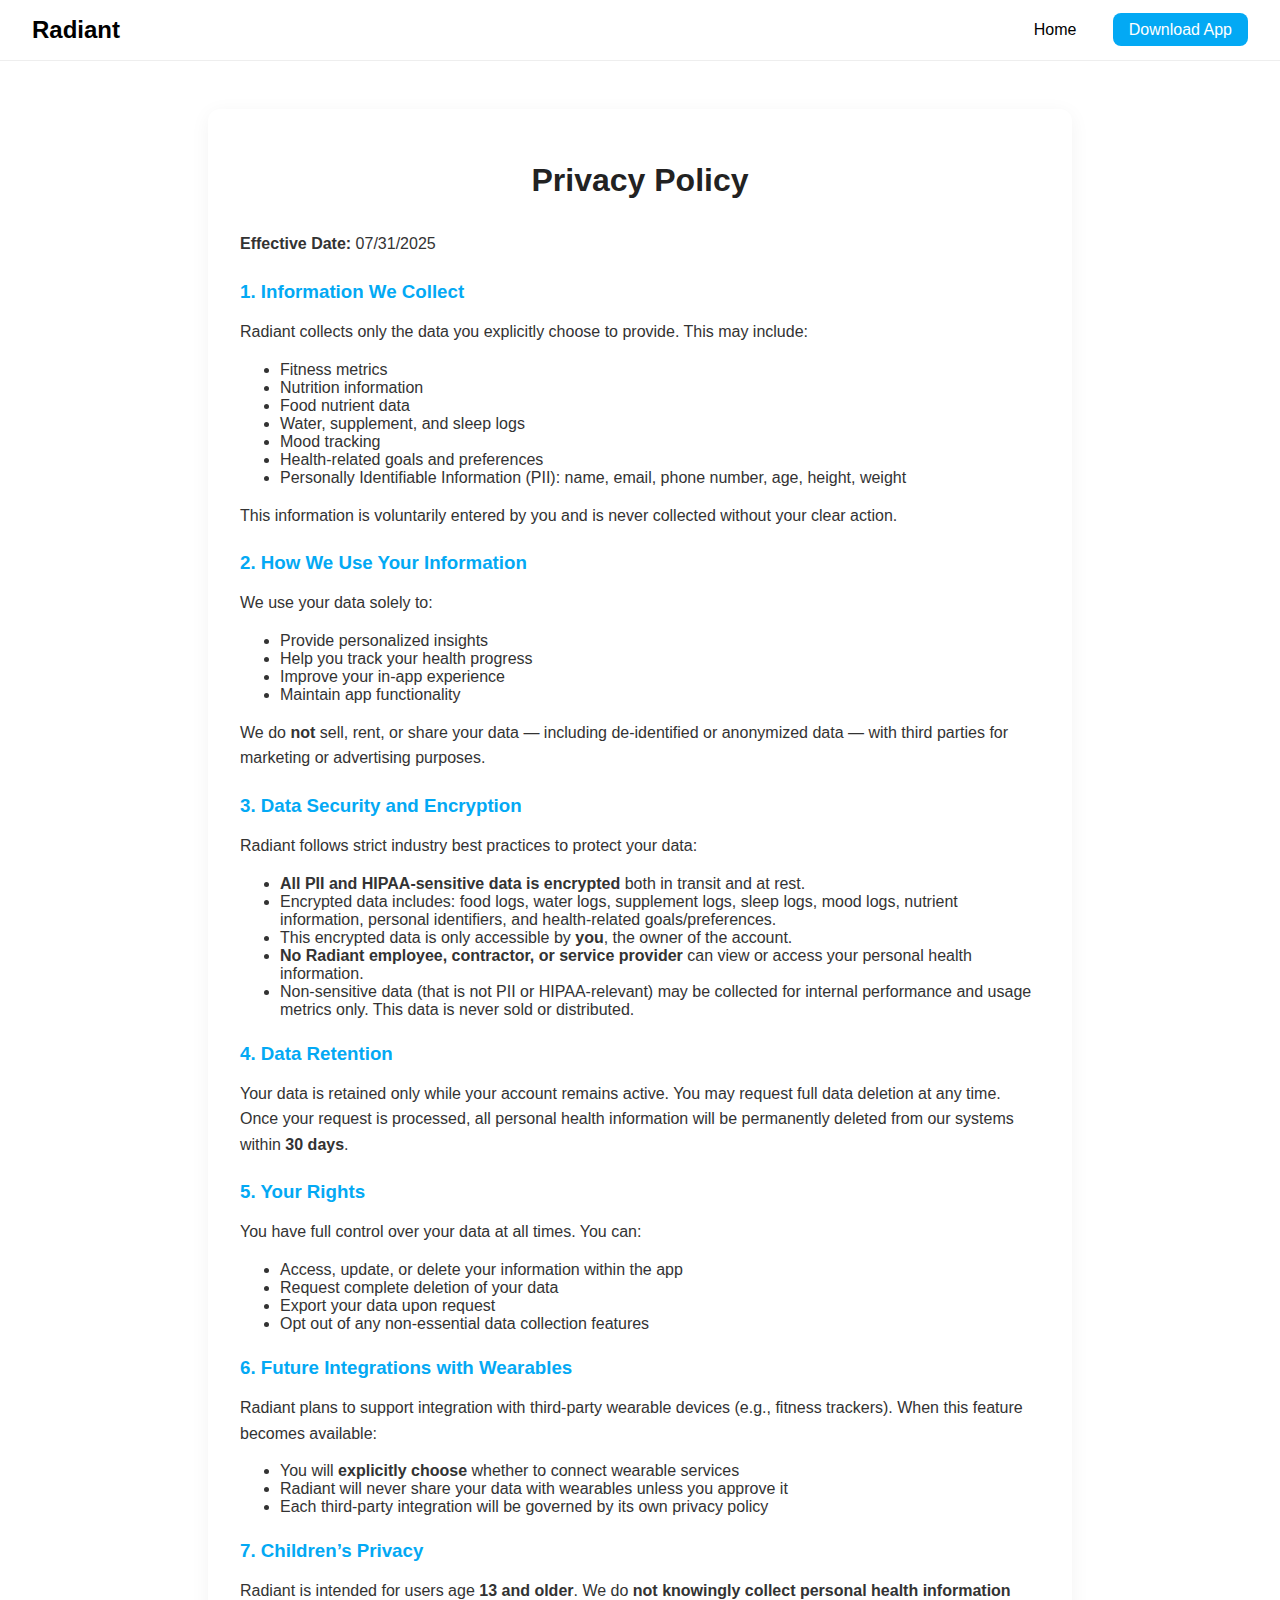
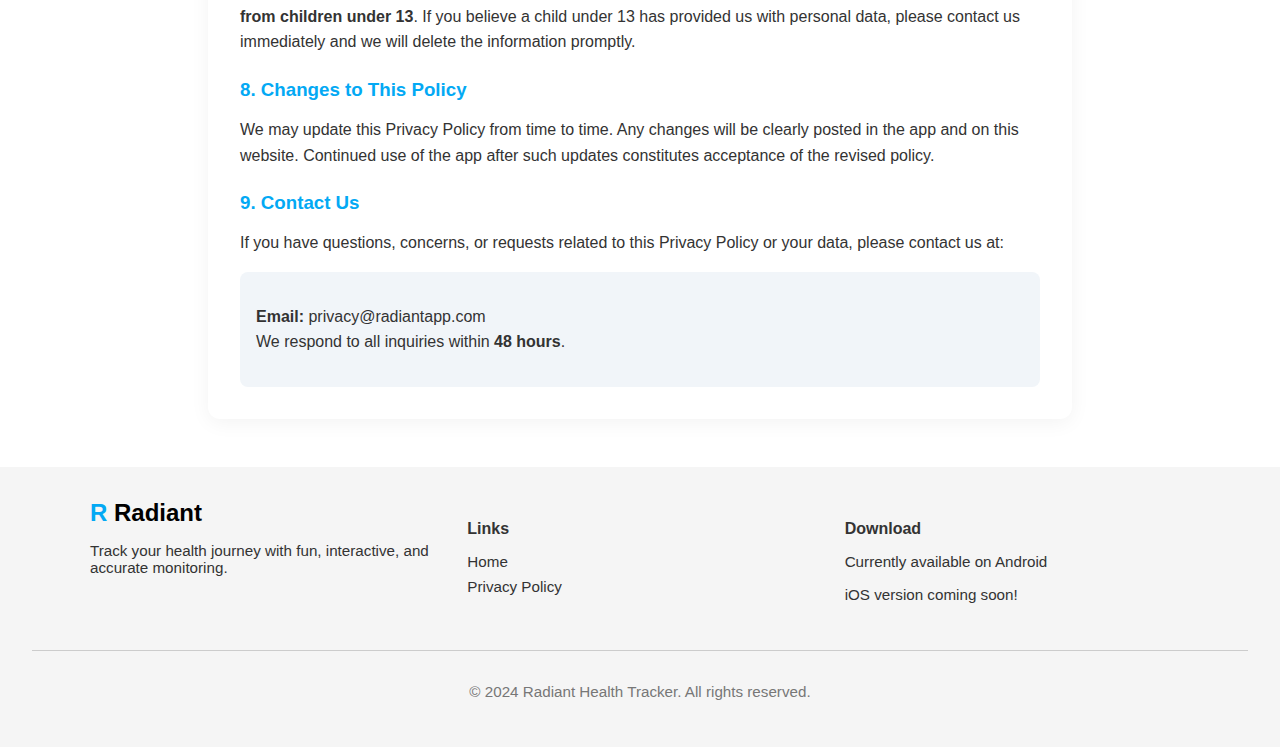
<file: privacyPolicy.html>
<!DOCTYPE html>
<html lang="en">

<head>
  <meta charset="UTF-8" />
  <meta name="viewport" content="width=device-width, initial-scale=1.0" />
  <title>Privacy Policy | Radiant</title>
  <link rel="stylesheet" href="styles.css" />
  <style>
    .policy-container {
      max-width: 800px;
      margin: 3rem auto;
      background: #fff;
      padding: 2rem;
      border-radius: 12px;
      box-shadow: 0 4px 20px rgba(0, 0, 0, 0.05);
    }

    .policy-container h1 {
      text-align: center;
      margin-bottom: 2rem;
      color: #222;
    }

    .policy-container h2 {
      color: #0288d1;
      margin-bottom: 0.25rem;
    }

    .policy-container h3 {
      margin-top: 1.5rem;
      margin-bottom: 0.5rem;
      color: #03a9f4;
    }

    .policy-container p {
      margin-bottom: 1rem;
      line-height: 1.6;
    }

    .policy-email-box {
      background: #f1f5f9;
      border-radius: 8px;
      padding: 1rem;
      margin-top: 1rem;
    }
  </style>
</head>

<body>
  <header class="header">
    <div class="logo"><span>Radiant</span></div>
    <nav class="nav">
      <a href="index.html">Home</a>
      <a href="#" class="btn">Download App</a>
    </nav>
  </header>

  <main class="policy-container">
    <h1>Privacy Policy</h1>
    <p><strong>Effective Date:</strong> 07/31/2025</p>

    <h3>1. Information We Collect</h3>
    <p>Radiant collects only the data you explicitly choose to provide. This may include:</p>
    <ul>
      <li>Fitness metrics</li>
      <li>Nutrition information</li>
      <li>Food nutrient data</li>
      <li>Water, supplement, and sleep logs</li>
      <li>Mood tracking</li>
      <li>Health-related goals and preferences</li>
      <li>Personally Identifiable Information (PII): name, email, phone number, age, height, weight</li>
    </ul>
    <p>This information is voluntarily entered by you and is never collected without your clear action.</p>

    <h3>2. How We Use Your Information</h3>
    <p>We use your data solely to:</p>
    <ul>
      <li>Provide personalized insights</li>
      <li>Help you track your health progress</li>
      <li>Improve your in-app experience</li>
      <li>Maintain app functionality</li>
    </ul>
    <p>We do <strong>not</strong> sell, rent, or share your data — including de-identified or anonymized data — with third parties for marketing or advertising purposes.</p>

    <h3>3. Data Security and Encryption</h3>
    <p>Radiant follows strict industry best practices to protect your data:</p>
    <ul>
      <li><strong>All PII and HIPAA-sensitive data is encrypted</strong> both in transit and at rest.</li>
      <li>Encrypted data includes: food logs, water logs, supplement logs, sleep logs, mood logs, nutrient information, personal identifiers, and health-related goals/preferences.</li>
      <li>This encrypted data is only accessible by <strong>you</strong>, the owner of the account.</li>
      <li><strong>No Radiant employee, contractor, or service provider</strong> can view or access your personal health information.</li>
      <li>Non-sensitive data (that is not PII or HIPAA-relevant) may be collected for internal performance and usage metrics only. This data is never sold or distributed.</li>
    </ul>

    <h3>4. Data Retention</h3>
    <p>Your data is retained only while your account remains active. You may request full data deletion at any time. Once your request is processed, all personal health information will be permanently deleted from our systems within <strong>30 days</strong>.</p>

    <h3>5. Your Rights</h3>
    <p>You have full control over your data at all times. You can:</p>
    <ul>
      <li>Access, update, or delete your information within the app</li>
      <li>Request complete deletion of your data</li>
      <li>Export your data upon request</li>
      <li>Opt out of any non-essential data collection features</li>
    </ul>

    <h3>6. Future Integrations with Wearables</h3>
    <p>Radiant plans to support integration with third-party wearable devices (e.g., fitness trackers). When this feature becomes available:</p>
    <ul>
      <li>You will <strong>explicitly choose</strong> whether to connect wearable services</li>
      <li>Radiant will never share your data with wearables unless you approve it</li>
      <li>Each third-party integration will be governed by its own privacy policy</li>
    </ul>

    <h3>7. Children’s Privacy</h3>
    <p>Radiant is intended for users age <strong>13 and older</strong>. We do <strong>not knowingly collect personal health information from children under 13</strong>. If you believe a child under 13 has provided us with personal data, please contact us immediately and we will delete the information promptly.</p>

    <h3>8. Changes to This Policy</h3>
    <p>We may update this Privacy Policy from time to time. Any changes will be clearly posted in the app and on this website. Continued use of the app after such updates constitutes acceptance of the revised policy.</p>

    <h3>9. Contact Us</h3>
    <p>If you have questions, concerns, or requests related to this Privacy Policy or your data, please contact us at:</p>

    <div class="policy-email-box">
      <p><strong>Email:</strong> privacy@radiantapp.com<br>
        We respond to all inquiries within <strong>48 hours</strong>.</p>
    </div>
  </main>

  <footer class="footer">
    <div class="footer-columns">
      <div>
        <div class="logo">R <span>Radiant</span></div>
        <p>Track your health journey with fun, interactive, and accurate monitoring.</p>
      </div>
      <div>
        <h4>Links</h4>
        <ul>
          <li><a href="index.html">Home</a></li>
          <li><a href="privacyPolicy.html">Privacy Policy</a></li>
        </ul>
      </div>
      <div>
        <h4>Download</h4>
        <p>Currently available on Android</p>
        <p>iOS version coming soon!</p>
      </div>
    </div>
    <hr />
    <p class="footer-bottom">&copy; 2024 Radiant Health Tracker. All rights reserved.</p>
  </footer>
</body>

</html>
</file>
<file: styles.css>
:root {
  --primary: #b3e5fc;
  --accent: #e0f7fa;
  --text: #333;
  --white: #ffffff;
  --grey: #f5f5f5;
  --blue: #03a9f4;
  --blue-dark: #0288d1;
}

body {
  margin: 0;
  font-family: 'Segoe UI', Tahoma, Geneva, Verdana, sans-serif;
  background: var(--white);
  color: var(--text);
}

/* Header */
.header {
  display: flex;
  justify-content: space-between;
  align-items: center;
  padding: 1rem 2rem;
  border-bottom: 1px solid #eee;
}

.logo {
  font-size: 1.5rem;
  font-weight: bold;
  color: var(--blue);
}

.logo span {
  color: #000;
}

.nav a {
  margin-left: 1.5rem;
  text-decoration: none;
  color: #000;
  font-weight: 500;
}

.nav .btn {
  background-color: var(--blue);
  color: white;
  padding: 0.5rem 1rem;
  border-radius: 8px;
  margin-left: 2rem;
  text-decoration: none;
}

/* Hero */
.hero {
  display: flex;
  flex-wrap: wrap;
  align-items: center;
  padding: 3rem 2rem;
  background: var(--accent);
  justify-content: center;
}

.hero-text {
  flex: 1;
  min-width: 300px;
  padding-right: 2rem;
}

.hero-text h1 {
  font-size: 2.5rem;
  margin-bottom: 1rem;
}

.hero-text .highlight {
  color: var(--blue-dark);
}

.hero-text p {
  font-size: 1.1rem;
  max-width: 500px;
  margin-bottom: 1.5rem;
}

.hero-image {
  flex: 1;
  min-width: 280px;
  text-align: center;
}

.hero-image img {
  width: 100%;
  max-width: 300px; /* Adjust this value as needed */
  height: auto;
}

.badge {
  background-color: var(--blue);
  color: white;
  font-size: 0.8rem;
  padding: 0.4rem 0.8rem;
  border-radius: 20px;
  display: inline-block;
  margin-bottom: 1rem;
}

.cta-buttons .btn {
  display: inline-block;
  margin-right: 1rem;
  padding: 0.75rem 1.5rem;
  border-radius: 8px;
  text-decoration: none;
  font-weight: 500;
  font-size: 1rem;
}

.btn.primary {
  background-color: var(--blue);
  color: white;
}

.btn.secondary {
  background-color: #fff;
  border: 1px solid var(--blue);
  color: var(--blue-dark);
}

/* Section */
.section {
  padding: 3rem 2rem;
  text-align: center;
}

.section h2 {
  font-size: 1.8rem;
  margin-bottom: 1rem;
}

.cta-section {
  display: flex;
  flex-direction: column;
  justify-content: space-evenly;
  align-items: center;
}

/* Privacy */
.content {
  padding: 2rem;
  max-width: 800px;
  margin: 0 auto;
}

.privacy-policy {
  background: var(--grey);
  padding: 2rem;
  border-radius: 8px;
}

.footer {
  background: var(--grey);
  padding: 2rem;
  font-size: 0.95rem;
  color: #333;
}

.footer-columns {
  display: flex;
  flex-wrap: wrap;
  justify-content: space-between;
  gap: 2rem;
  max-width: 1100px;
  margin: 0 auto;
}

.footer-columns div {
  flex: 1;
  min-width: 200px;
}

.footer-columns h4 {
  font-size: 1rem;
  font-weight: bold;
  margin-bottom: 0.5rem;
}

.footer-columns ul {
  list-style: none;
  padding: 0;
}

.footer-columns ul li {
  margin-bottom: 0.5rem;
}

.footer-columns a {
  text-decoration: none;
  color: inherit;
}

.footer-bottom {
  text-align: center;
  margin-top: 2rem;
  color: #777;
}

.footer hr {
  border: none;
  border-top: 1px solid #ccc;
  margin-top: 2rem;
}

/* Responsive */
@media (max-width: 768px) {
  .hero {
    flex-direction: column;
    text-align: center;
  }

  .hero-text {
    padding-right: 0;
  }

  .nav .btn {
    margin-left: 1rem;
  }
}
</file>
